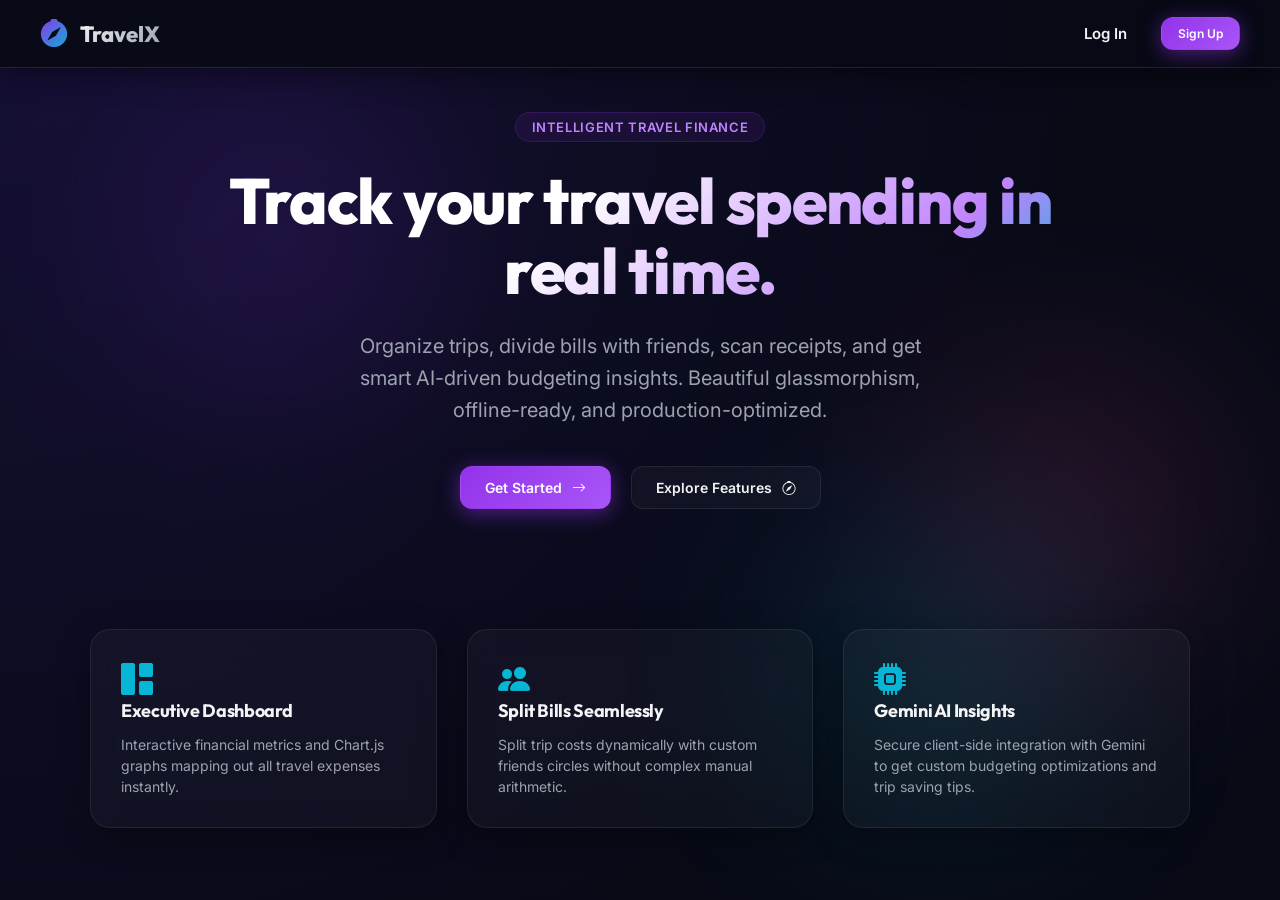
<file: index.html>
<!DOCTYPE html>
<html lang="en" data-theme="dark">
<head>
    <meta charset="UTF-8">
    <meta name="viewport" content="width=device-width, initial-scale=1.0">
    <title>TravelX - Modern Travel Expense Tracker</title>
    <meta name="description" content="TravelX - Track your travel spending in real time. Organize trips, split bills, and get AI-driven budgeting insights.">
    <link rel="stylesheet" href="style.css?v=1.0.3">
    <link rel="stylesheet" href="https://cdn.jsdelivr.net/npm/bootstrap-icons@1.11.3/font/bootstrap-icons.min.css">
    <script src="theme.js"></script>
    <style>
        #landing-header {
            position: fixed;
            top: 0;
            left: 0;
            width: 100%;
            z-index: 9999;
            padding: 16px 40px;
            display: flex;
            justify-content: space-between;
            align-items: center;
            box-sizing: border-box;
            background: rgba(8, 10, 22, 0.92);
            backdrop-filter: blur(20px);
            -webkit-backdrop-filter: blur(20px);
            border-bottom: 1px solid rgba(255, 255, 255, 0.1);
            box-shadow: 0 4px 30px rgba(0, 0, 0, 0.5);
        }
        #landing-header .logo-link {
            display: flex;
            align-items: center;
            gap: 12px;
            text-decoration: none;
        }
        #landing-header .nav-login {
            font-size: 15px;
            font-weight: 600;
            color: #f3f4f6;
            text-decoration: none;
            padding: 8px 18px;
            border-radius: 8px;
            transition: background 0.2s;
        }
        #landing-header .nav-login:hover {
            background: rgba(255,255,255,0.08);
        }
        .hero-section {
            display: flex;
            flex-direction: column;
            align-items: center;
            justify-content: center;
            text-align: center;
            min-height: 100vh;
            padding: 100px 20px 60px;
            position: relative;
        }
    </style>
</head>
<body>
    <!-- Landing Header -->
    <header id="landing-header">
        <a href="index.html" class="logo-link">
            <i class="logo-icon bi bi-compass-fill"></i>
            <span class="logo-text">TravelX</span>
        </a>
        <nav style="display: flex; gap: 16px; align-items: center;">
            <a href="login.html" class="nav-login">Log In</a>
            <a href="register.html" class="btn btn-primary btn-sm">Sign Up</a>
        </nav>
    </header>

    <!-- Decorative Background Orbs -->
    <div class="orb orb-primary"></div>
    <div class="orb orb-secondary"></div>
    <div class="orb orb-accent"></div>

    <!-- Main Container -->
    <main class="hero-section">
        <div class="hero-tag">Intelligent Travel Finance</div>
        <h1 class="hero-title">Track your travel spending in real time.</h1>
        <p class="hero-desc">
            Organize trips, divide bills with friends, scan receipts, and get smart AI-driven budgeting insights. Beautiful glassmorphism, offline-ready, and production-optimized.
        </p>
        <div class="hero-buttons">
            <button class="btn btn-primary" id="cta-start">
                Get Started <i class="bi bi-arrow-right"></i>
            </button>
            <button class="btn btn-secondary" id="cta-features">
                Explore Features <i class="bi bi-compass"></i>
            </button>
        </div>

        <!-- Features Showcase Grid -->
        <div class="features-preview" id="features-section">
            <div class="feature-box glass">
                <i class="feature-icon bi bi-grid-1x2-fill"></i>
                <h3 class="feature-title">Executive Dashboard</h3>
                <p class="feature-desc">Interactive financial metrics and Chart.js graphs mapping out all travel expenses instantly.</p>
            </div>
            <div class="feature-box glass">
                <i class="feature-icon bi bi-people-fill"></i>
                <h3 class="feature-title">Split Bills Seamlessly</h3>
                <p class="feature-desc">Split trip costs dynamically with custom friends circles without complex manual arithmetic.</p>
            </div>
            <div class="feature-box glass">
                <i class="feature-icon bi bi-cpu-fill"></i>
                <h3 class="feature-title">Gemini AI Insights</h3>
                <p class="feature-desc">Secure client-side integration with Gemini to get custom budgeting optimizations and trip saving tips.</p>
            </div>
        </div>
    </main>

    <script>
        document.getElementById("cta-start").addEventListener("click", () => {
            const user = localStorage.getItem("travel_tracker_user");
            if (user) {
                window.location.href = "dashboard.html";
            } else {
                window.location.href = "login.html";
            }
        });

        document.getElementById("cta-features").addEventListener("click", () => {
            document.getElementById("features-section").scrollIntoView({ behavior: "smooth" });
        });
    </script>
</body>
</html>
</file>
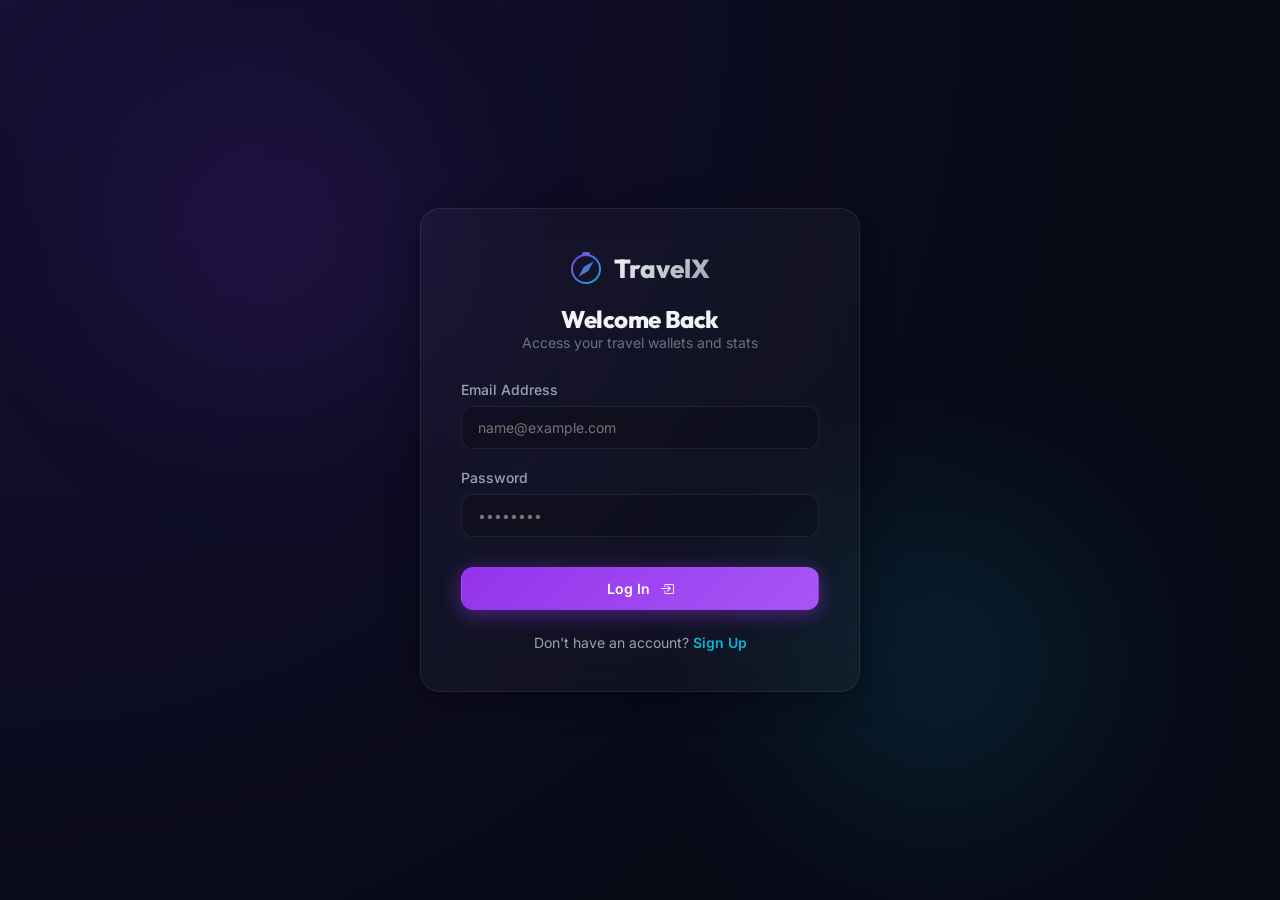
<file: expenses.html>
<!DOCTYPE html>
<html lang="en" data-theme="dark">
<head>
    <meta charset="UTF-8">
    <meta name="viewport" content="width=device-width, initial-scale=1.0">
    <title>TravelX - Expenses & Splits</title>
    <link rel="stylesheet" href="style.css?v=1.0.1">
    <link rel="stylesheet" href="https://cdn.jsdelivr.net/npm/bootstrap-icons@1.11.3/font/bootstrap-icons.min.css">
    <script src="theme.js"></script>
    <style>
        /* CSS Scan Animation for Receipt Scanner */
        .scanner-container {
            position: relative;
            width: 100%;
            height: 180px;
            border: 2px dashed var(--glass-border);
            border-radius: var(--radius-lg);
            display: flex;
            flex-direction: column;
            align-items: center;
            justify-content: center;
            cursor: pointer;
            overflow: hidden;
            transition: all var(--transition-normal);
        }

        .scanner-container:hover {
            border-color: var(--secondary);
            background: rgba(6, 182, 212, 0.02);
        }

        .scan-laser {
            position: absolute;
            top: 0;
            left: 0;
            width: 100%;
            height: 4px;
            background: linear-gradient(90deg, transparent, var(--secondary), transparent);
            box-shadow: 0 0 12px var(--secondary-glow);
            z-index: 10;
            pointer-events: none;
            opacity: 0;
        }

        .scanner-container.scanning .scan-laser {
            opacity: 1;
            animation: laserSweep 2s ease-in-out infinite;
        }

        @keyframes laserSweep {
            0% { top: 0%; }
            50% { top: 100%; }
            100% { top: 0%; }
        }

        .scan-overlay {
            position: absolute;
            top: 0;
            left: 0;
            width: 100%;
            height: 100%;
            background: rgba(6, 182, 212, 0.05);
            opacity: 0;
            pointer-events: none;
            transition: opacity 0.3s;
        }

        .scanner-container.scanning .scan-overlay {
            opacity: 1;
            animation: pulseGlow 1s infinite alternate;
        }

        @keyframes pulseGlow {
            0% { opacity: 0.02; }
            100% { opacity: 0.15; }
        }
    </style>
</head>
<body>
    <div class="orb orb-primary"></div>
    <div class="orb orb-secondary"></div>

    <div class="app-container">
        <!-- Sidebar dynamically injected -->

        <main class="main-content">
            <!-- Header Banner -->
            <div class="page-header">
                <div>
                    <h1 class="page-title">Expenses Ledger</h1>
                    <p style="color: var(--text-secondary); margin-top: 5px;">Manage costs, split bills, and scan receipts.</p>
                </div>
            </div>

            <!-- Double-column layout: Left (Ledger + Form), Right (AI Receipt Scan + Split Bills) -->
            <div class="analytics-grid">
                
                <!-- LEFT COLUMN: Ledger List and Add Form -->
                <div style="display: flex; flex-direction: column; gap: 24px;">
                    <!-- Create Expense Card -->
                    <div class="glass glass-card">
                        <h3 class="list-title" style="margin-bottom: 20px;"><i class="bi bi-tag-fill"></i> Log Expense</h3>
                        <form id="expense-form">
                            <div class="form-group">
                                <label class="form-label" for="expense-trip">Select Trip</label>
                                <select class="form-control" id="expense-trip" required>
                                    <!-- Injected dynamically -->
                                </select>
                            </div>
                            <div class="form-group">
                                <label class="form-label" for="expense-title">Expense Title</label>
                                <input class="form-control" type="text" id="expense-title" required placeholder="e.g. Bistro Parisien Lunch">
                            </div>
                            <div class="form-row" style="display: flex; gap: 15px; margin-bottom: 20px;">
                                <div class="form-group" style="flex: 1; margin-bottom: 0;">
                                    <label class="form-label" for="expense-amount">Amount ($)</label>
                                    <input class="form-control" type="number" min="0.01" step="any" id="expense-amount" required placeholder="e.g. 124.50">
                                </div>
                                <div class="form-group" style="flex: 1; margin-bottom: 0;">
                                    <label class="form-label" for="expense-category">Category</label>
                                    <select class="form-control" id="expense-category" required>
                                        <option value="food">Food</option>
                                        <option value="transport">Transport</option>
                                        <option value="lodging">Lodging</option>
                                        <option value="activities">Activities</option>
                                        <option value="other">Other</option>
                                    </select>
                                </div>
                            </div>
                            <div class="form-row" style="display: flex; gap: 15px; margin-bottom: 20px;">
                                <div class="form-group" style="flex: 1; margin-bottom: 0;">
                                    <label class="form-label" for="expense-date">Date</label>
                                    <input class="form-control" type="date" id="expense-date" required>
                                </div>
                                <div class="form-group" style="flex: 1; margin-bottom: 0;">
                                    <label class="form-label" for="expense-method">Payment Method</label>
                                    <select class="form-control" id="expense-method">
                                        <option value="Credit Card">Credit Card</option>
                                        <option value="Cash">Cash</option>
                                        <option value="Mobile Pay">Mobile Pay</option>
                                    </select>
                                </div>
                            </div>
                            <button class="btn btn-primary" type="submit" style="width: 100%; justify-content: center; margin-top: 10px;">
                                <i class="bi bi-check-lg"></i> Record Transaction
                            </button>
                        </form>
                    </div>

                    <!-- Ledger Table -->
                    <div class="glass glass-card">
                        <div class="list-header" style="flex-wrap: wrap; gap: 10px;">
                            <h3 class="list-title"><i class="bi bi-journal-text"></i> Transactions Ledger</h3>
                            <!-- Category Filter buttons -->
                            <div style="display: flex; gap: 8px;">
                                <select class="form-control" id="filter-trip-select" style="padding: 6px 12px; font-size: 13px; width: auto;">
                                    <option value="all">All Trips</option>
                                    <!-- Injected dynamically -->
                                </select>
                                <select class="form-control" id="filter-category-select" style="padding: 6px 12px; font-size: 13px; width: auto;">
                                    <option value="all">All Categories</option>
                                    <option value="food">Food</option>
                                    <option value="transport">Transport</option>
                                    <option value="lodging">Lodging</option>
                                    <option value="activities">Activities</option>
                                    <option value="other">Other</option>
                                </select>
                            </div>
                        </div>
                        <div class="table-responsive">
                            <table class="custom-table">
                                <thead>
                                    <tr>
                                        <th>Details</th>
                                        <th>Trip</th>
                                        <th>Category</th>
                                        <th>Date</th>
                                        <th>Amount</th>
                                        <th>Action</th>
                                    </tr>
                                </thead>
                                <tbody id="expenses-ledger-body">
                                    <!-- Dynamic elements -->
                                </tbody>
                            </table>
                        </div>
                    </div>
                </div>

                <!-- RIGHT COLUMN: Receipt Scan & Split Expenses -->
                <div style="display: flex; flex-direction: column; gap: 24px;">
                    
                    <!-- AI Receipt Scanner -->
                    <div class="glass glass-card">
                        <h3 class="list-title" style="margin-bottom: 8px;"><i class="bi bi-camera-fill"></i> Smart Receipt Scanner</h3>
                        <p style="color: var(--text-secondary); font-size: 13px; margin-bottom: 20px;">Upload a receipt photo to automatically extract and pre-fill details.</p>
                        
                        <div class="scanner-container" id="receipt-scanner-box">
                            <div class="scan-laser"></div>
                            <div class="scan-overlay"></div>
                            <i class="bi bi-cloud-upload-fill" id="scanner-icon" style="font-size: 36px; color: var(--secondary); margin-bottom: 12px; transition: all 0.3s;"></i>
                            <span id="scanner-text" style="font-weight: 500; font-size: 14px;">Drag & Drop or Click to Upload</span>
                            <span id="scanner-subtext" style="font-size: 12px; color: var(--text-muted); margin-top: 4px;">Supports PNG, JPG, PDF</span>
                            <input type="file" id="scanner-file-input" style="display: none;" accept="image/*">
                        </div>
                    </div>

                    <!-- Split Expenses Calculator -->
                    <div class="glass glass-card">
                        <h3 class="list-title" style="margin-bottom: 8px;"><i class="bi bi-people-fill"></i> Friend Split Calculator</h3>
                        <p style="color: var(--text-secondary); font-size: 13px; margin-bottom: 20px;">Easily split travel bills with your friends circle.</p>
                        
                        <div class="form-group">
                            <label class="form-label">Add Friend to Circle</label>
                            <div style="display: flex; gap: 10px;">
                                <input class="form-control" type="text" id="split-friend-name" placeholder="e.g. Alex Smith">
                                <button class="btn btn-secondary" type="button" id="add-friend-btn"><i class="bi bi-person-plus"></i></button>
                            </div>
                        </div>

                        <!-- Added Friends Scrollbox -->
                        <div class="form-group">
                            <label class="form-label">Friends List</label>
                            <div class="friends-list" id="split-friends-container">
                                <!-- Injected dynamically -->
                                <div style="color: var(--text-muted); font-size: 13px; padding: 10px; text-align: center;">No friends added yet.</div>
                            </div>
                        </div>

                        <div class="form-group">
                            <label class="form-label" for="split-total-amount">Total Bill to Split ($)</label>
                            <input class="form-control" type="number" min="0.01" step="any" id="split-total-amount" placeholder="e.g. 240.00">
                        </div>

                        <!-- Split results indicator -->
                        <div class="glass" style="padding: 16px; background: rgba(0,0,0,0.2); border-color: rgba(255,255,255,0.03); border-radius: var(--radius-md);">
                            <div class="flex-between" style="font-weight: 700; margin-bottom: 12px;">
                                <span>Split Summary</span>
                                <span style="color: var(--secondary);" id="split-summary-value">$0.00 / person</span>
                            </div>
                            <div id="split-shares-breakdown">
                                <!-- Injected shares dynamically -->
                            </div>
                        </div>
                    </div>

                </div>

            </div>
        </main>
    </div>

    <!-- Scripts -->
    <script src="db.js?v=1.0.2"></script>
    <script src="components.js?v=1.0.2"></script>
    <script src="expenses.js?v=1.0.2"></script>
</body>
</html>
</file>
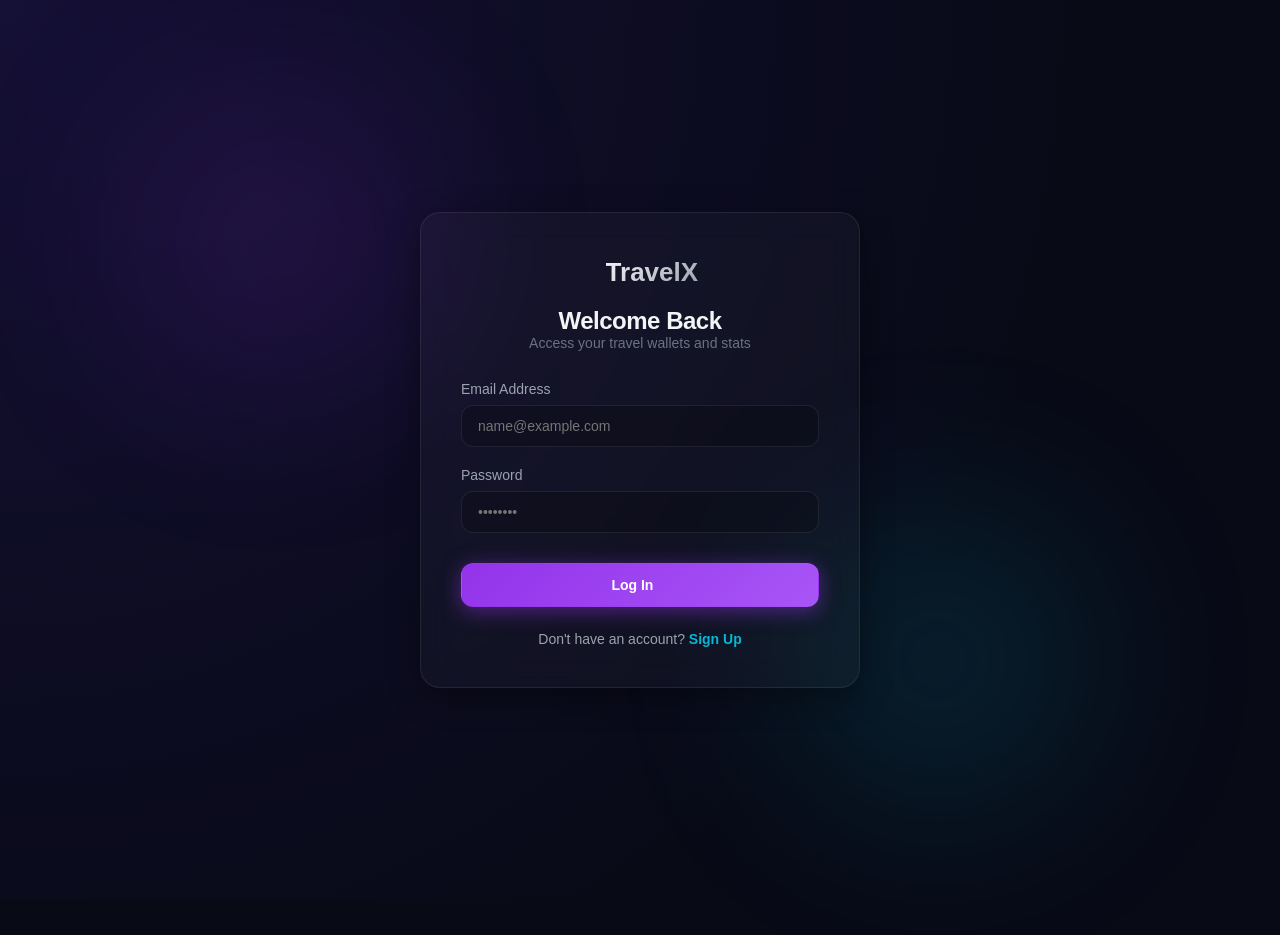
<file: insights.html>
<!DOCTYPE html>
<html lang="en" data-theme="dark">
<head>
    <meta charset="UTF-8">
    <meta name="viewport" content="width=device-width, initial-scale=1.0">
    <title>TravelX - AI Insights</title>
    <link rel="stylesheet" href="style.css?v=1.0.1">
    <link rel="stylesheet" href="https://cdn.jsdelivr.net/npm/bootstrap-icons@1.11.3/font/bootstrap-icons.min.css">
    <script src="theme.js"></script>
</head>
<body>
    <div class="orb orb-primary"></div>
    <div class="orb orb-secondary"></div>

    <div class="app-container">
        <!-- Sidebar dynamically injected -->

        <main class="main-content">
            <!-- Header Banner -->
            <div class="page-header">
                <div>
                    <h1 class="page-title">AI Insights</h1>
                    <p style="color: var(--text-secondary); margin-top: 5px;">Your personal AI travel budgeting assistant.</p>
                </div>
            </div>

            <!-- Double-column layout: Left (Settings & Prompts), Right (Chat Box) -->
            <div class="insights-container">
                
                <!-- LEFT COLUMN: API Settings & Prompts -->
                <div class="ai-controls">
                    <!-- Secure Key Settings -->
                    <div class="glass glass-card">
                        <h3 class="list-title" style="font-size: 16px; margin-bottom: 12px;"><i class="bi bi-shield-lock-fill"></i> Credentials</h3>
                        <div class="form-group" style="margin-bottom: 15px;">
                            <label class="form-label" for="gemini-key-input">Gemini API Key</label>
                            <div style="display: flex; gap: 8px; position: relative;">
                                <input class="form-control" type="password" id="gemini-key-input" placeholder="AI key (stored locally)">
                                <button class="btn btn-secondary" type="button" id="toggle-key-visibility" style="padding: 10px;"><i class="bi bi-eye"></i></button>
                            </div>
                        </div>
                        <div style="display: flex; align-items: center; justify-content: space-between; gap: 10px;">
                            <span id="api-status-badge" style="font-size: 12px; display: inline-flex; align-items: center; gap: 6px; font-weight: 600;">
                                <span style="display: inline-block; width: 8px; height: 8px; border-radius: 50%; background: var(--danger);"></span> Offline Mode
                            </span>
                            <button class="btn btn-primary btn-sm" id="save-key-btn">Save Key</button>
                        </div>
                    </div>

                    <!-- Recommended Quick Prompts -->
                    <div class="glass glass-card" style="flex: 1;">
                        <h3 class="list-title" style="font-size: 16px; margin-bottom: 15px;"><i class="bi bi-patch-question-fill"></i> Suggested Inquiries</h3>
                        <div style="display: flex; flex-direction: column; gap: 10px;">
                            <button class="btn btn-secondary btn-sm quick-prompt-btn" style="text-align: left; justify-content: flex-start;">
                                <i class="bi bi-graph-down"></i> Analyze my current budget
                            </button>
                            <button class="btn btn-secondary btn-sm quick-prompt-btn" style="text-align: left; justify-content: flex-start;">
                                <i class="bi bi-piggy-bank"></i> How can I optimize lodging costs?
                            </button>
                            <button class="btn btn-secondary btn-sm quick-prompt-btn" style="text-align: left; justify-content: flex-start;">
                                <i class="bi bi-exclamation-triangle"></i> Generate travel saving checklist
                            </button>
                        </div>
                    </div>
                </div>

                <!-- RIGHT COLUMN: Chat Box -->
                <div class="glass chat-box">
                    <div class="chat-header">
                        <div class="ai-avatar">
                            <i class="bi bi-cpu-fill"></i>
                        </div>
                        <div>
                            <h3 style="font-size: 16px; font-weight: 700;">Gemini Assistant</h3>
                            <span style="font-size: 11px; color: var(--text-muted);" id="ai-typing-status">Ready to advise</span>
                        </div>
                    </div>

                    <!-- Messages Box -->
                    <div class="chat-messages" id="chat-messages-container">
                        <!-- Initial Message -->
                        <div class="message message-ai">
                            Hello! I am your intelligent Travel Finance Assistant. I can analyze your trips and transactions, suggest budgeting allocations, and offer custom savings advice.<br><br>
                            <em>Note: I am currently running in <strong>Offline Fallback Mode</strong> using your local travel ledger details. To enable full generative AI reasoning, input your Google Gemini API Key in the panel on the left!</em>
                        </div>
                    </div>

                    <!-- Input Area -->
                    <div class="chat-input-area">
                        <input class="chat-input" type="text" id="chat-input-field" placeholder="Ask me about your budgets or tips...">
                        <button class="btn btn-primary" id="chat-send-btn" style="padding: 12px 20px;">
                            <i class="bi bi-send-fill"></i>
                        </button>
                    </div>
                </div>

            </div>
        </main>
    </div>

    <!-- Scripts -->
    <script src="db.js?v=1.0.2"></script>
    <script src="components.js?v=1.0.2"></script>
    <script src="insights.js?v=1.0.2"></script>
</body>
</html>
</file>
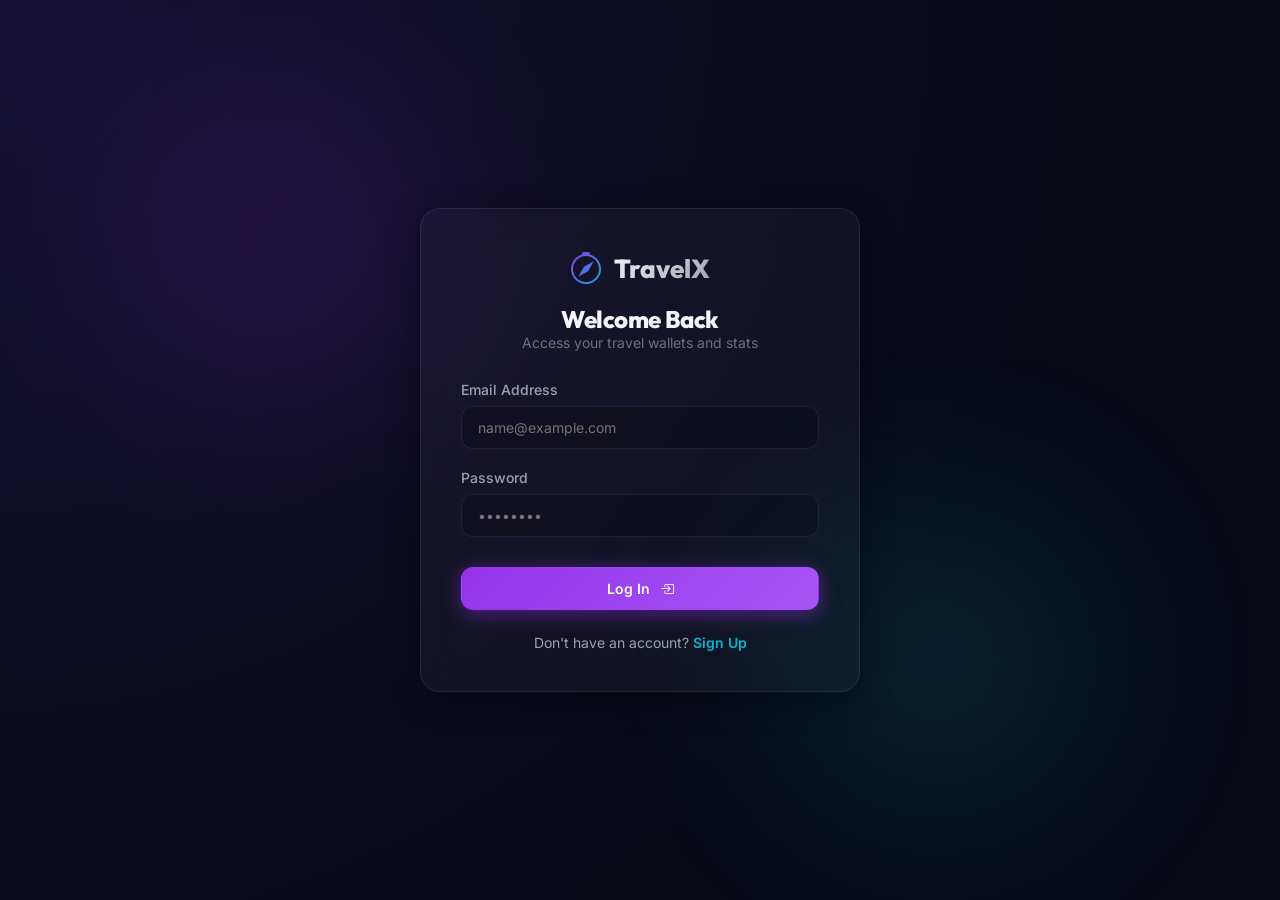
<file: login.html>
<!DOCTYPE html>
<html lang="en" data-theme="dark">
<head>
    <meta charset="UTF-8">
    <meta name="viewport" content="width=device-width, initial-scale=1.0">
    <title>TravelX - Log In</title>
    <link rel="stylesheet" href="style.css?v=1.0.1">
    <link rel="stylesheet" href="https://cdn.jsdelivr.net/npm/bootstrap-icons@1.11.3/font/bootstrap-icons.min.css">
    <script src="theme.js"></script>
</head>
<body>
    <!-- Background Decoration -->
    <div class="orb orb-primary"></div>
    <div class="orb orb-secondary"></div>

    <div class="auth-container">
        <div class="auth-box glass">
            <div class="auth-header">
                <div class="auth-logo">
                    <i class="logo-icon bi bi-compass" style="font-size: 32px;"></i>
                    <span class="logo-text" style="font-size: 26px;">TravelX</span>
                </div>
                <h2 class="auth-title">Welcome Back</h2>
                <p class="auth-subtitle">Access your travel wallets and stats</p>
            </div>

            <form id="login-form">
                <div class="form-group">
                    <label class="form-label" for="email">Email Address</label>
                    <input class="form-control" type="email" id="email" required placeholder="name@example.com">
                </div>
                <div class="form-group">
                    <label class="form-label" for="password">Password</label>
                    <input class="form-control" type="password" id="password" required placeholder="••••••••">
                </div>
                <button class="btn btn-primary" type="submit" style="width: 100%; justify-content: center; margin-top: 10px;">
                    Log In <i class="bi bi-box-arrow-in-right"></i>
                </button>
            </form>

            <div class="auth-footer">
                Don't have an account? <a class="auth-link" href="register.html">Sign Up</a>
            </div>
        </div>
    </div>

    <!-- Scripts -->
    <script src="components.js?v=1.0.2"></script>
    <script src="auth.js?v=1.0.2"></script>
    <script>
        document.getElementById("login-form").addEventListener("submit", (e) => {
            e.preventDefault();
            const email = document.getElementById("email").value;
            const password = document.getElementById("password").value;

            const res = loginUser(email, password);
            if (res.success) {
                showToast(res.message, "success");
                setTimeout(() => {
                    window.location.href = "dashboard.html";
                }, 1000);
            } else {
                showToast(res.message, "error");
            }
        });
    </script>
</body>
</html>
</file>
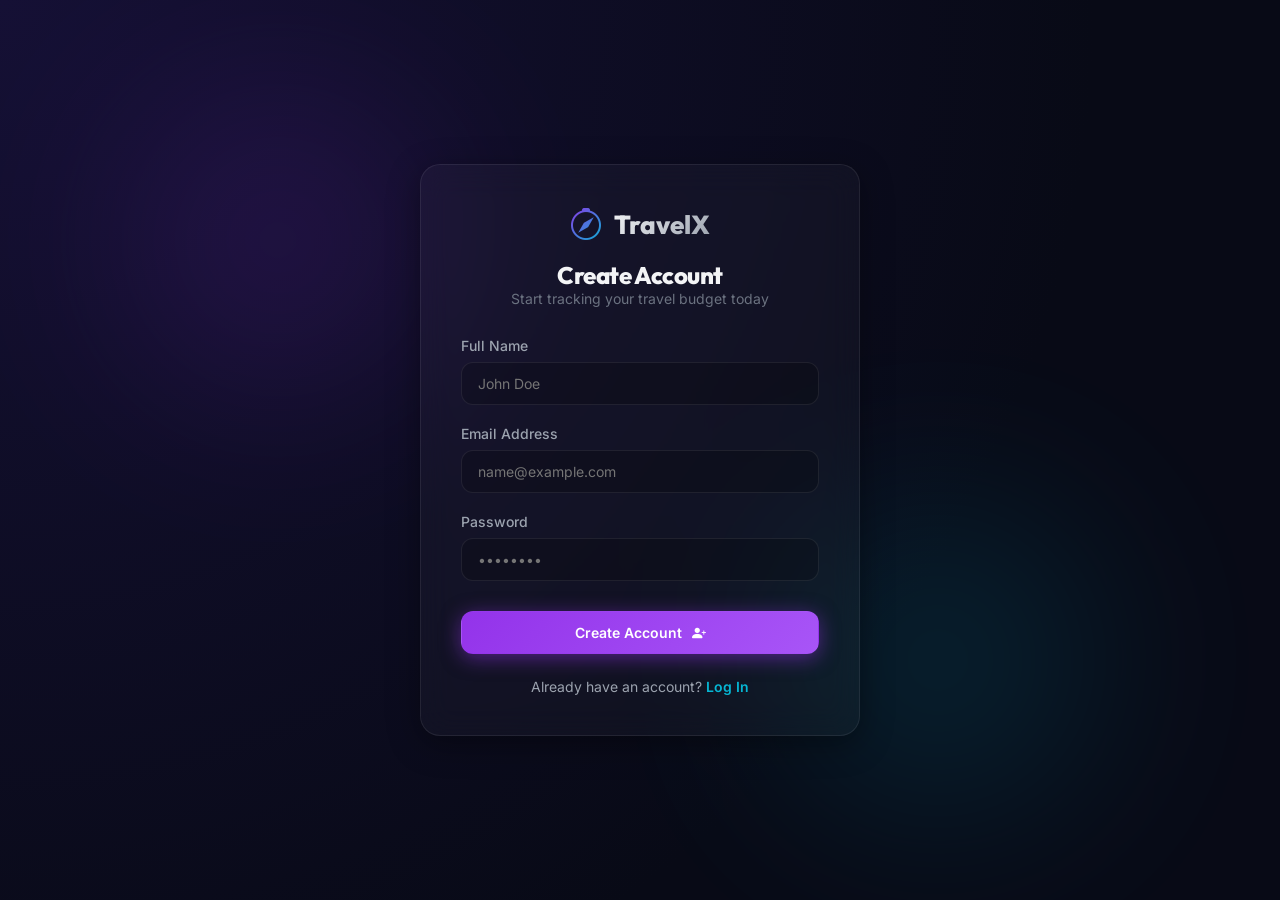
<file: register.html>
<!DOCTYPE html>
<html lang="en" data-theme="dark">
<head>
    <meta charset="UTF-8">
    <meta name="viewport" content="width=device-width, initial-scale=1.0">
    <title>TravelX - Sign Up</title>
    <link rel="stylesheet" href="style.css?v=1.0.1">
    <link rel="stylesheet" href="https://cdn.jsdelivr.net/npm/bootstrap-icons@1.11.3/font/bootstrap-icons.min.css">
    <script src="theme.js"></script>
</head>
<body>
    <!-- Background Decoration -->
    <div class="orb orb-primary"></div>
    <div class="orb orb-secondary"></div>

    <div class="auth-container">
        <div class="auth-box glass">
            <div class="auth-header">
                <div class="auth-logo">
                    <i class="logo-icon bi bi-compass" style="font-size: 32px;"></i>
                    <span class="logo-text" style="font-size: 26px;">TravelX</span>
                </div>
                <h2 class="auth-title">Create Account</h2>
                <p class="auth-subtitle">Start tracking your travel budget today</p>
            </div>

            <form id="register-form">
                <div class="form-group">
                    <label class="form-label" for="username">Full Name</label>
                    <input class="form-control" type="text" id="username" required placeholder="John Doe">
                </div>
                <div class="form-group">
                    <label class="form-label" for="email">Email Address</label>
                    <input class="form-control" type="email" id="email" required placeholder="name@example.com">
                </div>
                <div class="form-group">
                    <label class="form-label" for="password">Password</label>
                    <input class="form-control" type="password" id="password" required placeholder="••••••••">
                </div>
                <button class="btn btn-primary" type="submit" style="width: 100%; justify-content: center; margin-top: 10px;">
                    Create Account <i class="bi bi-person-plus-fill"></i>
                </button>
            </form>

            <div class="auth-footer">
                Already have an account? <a class="auth-link" href="login.html">Log In</a>
            </div>
        </div>
    </div>

    <!-- Scripts -->
    <script src="components.js?v=1.0.2"></script>
    <script src="auth.js?v=1.0.2"></script>
    <script>
        document.getElementById("register-form").addEventListener("submit", (e) => {
            e.preventDefault();
            const username = document.getElementById("username").value;
            const email = document.getElementById("email").value;
            const password = document.getElementById("password").value;

            const res = registerUser(username, email, password);
            if (res.success) {
                showToast(res.message, "success");
                setTimeout(() => {
                    window.location.href = "dashboard.html";
                }, 1000);
            } else {
                showToast(res.message, "error");
            }
        });
    </script>
</body>
</html>
</file>
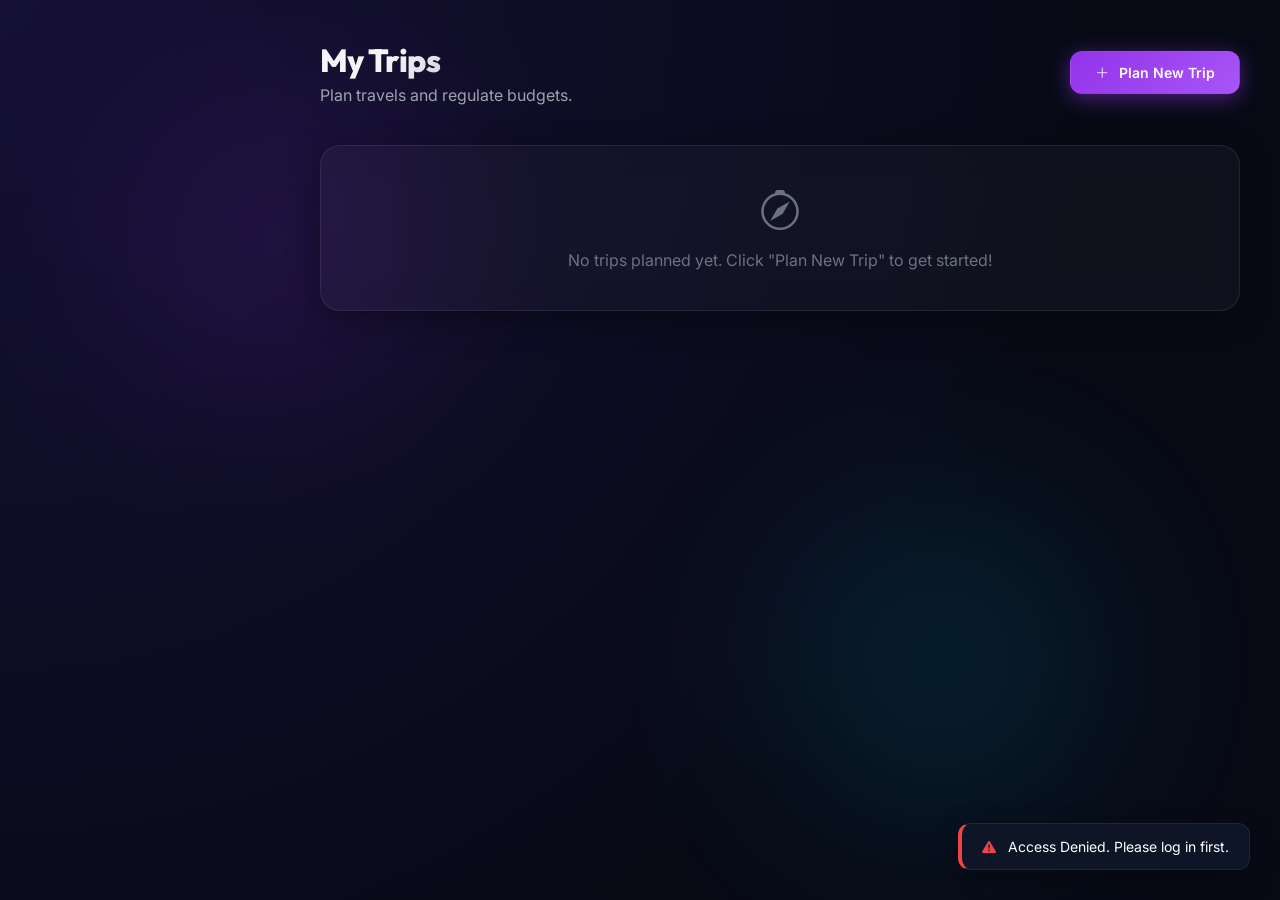
<file: trips.html>
<!DOCTYPE html>
<html lang="en" data-theme="dark">
<head>
    <meta charset="UTF-8">
    <meta name="viewport" content="width=device-width, initial-scale=1.0">
    <title>TravelX - My Trips</title>
    <link rel="stylesheet" href="style.css?v=1.0.1">
    <link rel="stylesheet" href="https://cdn.jsdelivr.net/npm/bootstrap-icons@1.11.3/font/bootstrap-icons.min.css">
    <script src="theme.js"></script>
</head>
<body>
    <div class="orb orb-primary"></div>
    <div class="orb orb-secondary"></div>

    <div class="app-container">
        <!-- Sidebar dynamically injected -->

        <main class="main-content">
            <!-- Header Banner -->
            <div class="page-header">
                <div>
                    <h1 class="page-title">My Trips</h1>
                    <p style="color: var(--text-secondary); margin-top: 5px;">Plan travels and regulate budgets.</p>
                </div>
                <div class="page-actions">
                    <button class="btn btn-primary" id="open-trip-modal-btn">
                        <i class="bi bi-plus-lg"></i> Plan New Trip
                    </button>
                </div>
            </div>

            <!-- Trips Grid -->
            <div class="trips-grid" id="trips-container">
                <!-- Dynamically injected -->
                <div class="glass glass-card text-center" style="grid-column: 1 / -1; padding: 40px; color: var(--text-muted);">
                    <i class="bi bi-compass" style="font-size: 40px; color: var(--text-muted); display: block; margin-bottom: 15px;"></i>
                    No trips planned yet. Click "Plan New Trip" to get started!
                </div>
            </div>
        </main>
    </div>

    <!-- --- CREATE TRIP MODAL --- -->
    <div class="modal-overlay" id="trip-modal">
        <div class="modal-content glass">
            <div class="modal-header">
                <h3 id="modal-title">Plan New Trip</h3>
                <i class="bi bi-x modal-close" id="close-trip-modal-btn"></i>
            </div>
            <form id="trip-form">
                <input type="hidden" id="edit-trip-id">
                <div class="form-group">
                    <label class="form-label" for="destination">Destination</label>
                    <input class="form-control" type="text" id="destination" required placeholder="e.g. Paris, France">
                </div>
                <div class="form-row" style="display: flex; gap: 15px; margin-bottom: 20px;">
                    <div class="form-group" style="flex: 1; margin-bottom: 0;">
                        <label class="form-label" for="startDate">Start Date</label>
                        <input class="form-control" type="date" id="startDate">
                    </div>
                    <div class="form-group" style="flex: 1; margin-bottom: 0;">
                        <label class="form-label" for="endDate">End Date</label>
                        <input class="form-control" type="date" id="endDate">
                    </div>
                </div>
                <div class="form-group">
                    <label class="form-label" for="budget">Total Budget ($)</label>
                    <input class="form-control" type="number" min="1" step="any" id="budget" required placeholder="e.g. 3500">
                </div>
                <div class="form-group">
                    <label class="form-label" for="image">Cover Image URL (Optional)</label>
                    <input class="form-control" type="url" id="image" placeholder="https://images.unsplash.com/photo...">
                </div>
                <div style="display: flex; justify-content: flex-end; gap: 10px; margin-top: 25px;">
                    <button class="btn btn-secondary" type="button" id="cancel-trip-btn">Cancel</button>
                    <button class="btn btn-primary" type="submit" id="save-trip-btn">Save Trip</button>
                </div>
            </form>
        </div>
    </div>

    <!-- Scripts -->
    <script src="db.js?v=1.0.2"></script>
    <script src="components.js?v=1.0.2"></script>
    <script src="trips.js?v=1.0.2"></script>
</body>
</html>
</file>
<file: style.css>
@import url('https://fonts.googleapis.com/css2?family=Inter:wght@300;400;500;600;700&family=Outfit:wght@300;400;500;600;700;800&display=swap');

/* --- DESIGN TOKENS / CSS VARIABLES --- */
:root {
    /* Fonts */
    --font-primary: 'Inter', sans-serif;
    --font-display: 'Outfit', sans-serif;

    /* Transition Speeds */
    --transition-fast: 0.2s cubic-bezier(0.4, 0, 0.2, 1);
    --transition-normal: 0.3s cubic-bezier(0.4, 0, 0.2, 1);
    --transition-slow: 0.5s cubic-bezier(0.4, 0, 0.2, 1);

    /* Border Radius */
    --radius-sm: 8px;
    --radius-md: 12px;
    --radius-lg: 20px;
    --radius-xl: 30px;
    --radius-round: 50%;

    /* Theme-specific (Dark Mode Default) */
    --bg-app: #080a16;
    --bg-gradient: radial-gradient(circle at 0% 0%, #151035 0%, #080a16 70%);
    --glass-bg: rgba(255, 255, 255, 0.03);
    --glass-bg-hover: rgba(255, 255, 255, 0.06);
    --glass-border: rgba(255, 255, 255, 0.08);
    --glass-border-focus: rgba(147, 51, 234, 0.4);
    --glass-shadow: 0 8px 32px 0 rgba(0, 0, 0, 0.37);
    --text-primary: #f3f4f6;
    --text-secondary: #9ca3af;
    --text-muted: #6b7280;
    
    /* Neon Colors */
    --primary: #9333ea;       /* Cyber Purple */
    --primary-glow: rgba(147, 51, 234, 0.5);
    --secondary: #06b6d4;     /* Cyber Cyan */
    --secondary-glow: rgba(6, 182, 212, 0.5);
    --accent: #ec4899;        /* Neon Pink */
    --accent-glow: rgba(236, 72, 153, 0.5);
    --success: #10b981;       /* Emerald */
    --warning: #f59e0b;       /* Amber */
    --danger: #ef4444;        /* Rose */

    /* Scrollbar */
    --scrollbar-bg: #0c0e1e;
    --scrollbar-thumb: #2d314d;
}

[data-theme="light"] {
    /* Theme-specific (Light Mode) */
    --bg-app: #f5f6fb;
    --bg-gradient: radial-gradient(circle at 0% 0%, #e0e4f8 0%, #f5f6fb 70%);
    --glass-bg: rgba(255, 255, 255, 0.45);
    --glass-bg-hover: rgba(255, 255, 255, 0.65);
    --glass-border: rgba(255, 255, 255, 0.5);
    --glass-border-focus: rgba(147, 51, 234, 0.6);
    --glass-shadow: 0 8px 32px 0 rgba(31, 38, 135, 0.07);
    --text-primary: #1f2937;
    --text-secondary: #4b5563;
    --text-muted: #9ca3af;
    
    /* Neon Adjustments for high contrast in light mode */
    --primary: #7e22ce;
    --primary-glow: rgba(126, 34, 206, 0.3);
    --secondary: #0891b2;
    --secondary-glow: rgba(8, 145, 178, 0.3);
    --accent: #db2777;
    --accent-glow: rgba(219, 39, 119, 0.3);
    
    /* Scrollbar */
    --scrollbar-bg: #f3f4f6;
    --scrollbar-thumb: #cbd5e1;
}

/* --- RESET & BASIC STYLES --- */
* {
    margin: 0;
    padding: 0;
    box-sizing: border-box;
    scrollbar-width: thin;
    scrollbar-color: var(--scrollbar-thumb) var(--scrollbar-bg);
}

*::-webkit-scrollbar {
    width: 6px;
    height: 6px;
}
*::-webkit-scrollbar-track {
    background: var(--scrollbar-bg);
}
*::-webkit-scrollbar-thumb {
    background: var(--scrollbar-thumb);
    border-radius: var(--radius-sm);
}

body {
    font-family: var(--font-primary);
    background: var(--bg-app);
    background-image: var(--bg-gradient);
    color: var(--text-primary);
    min-height: 100vh;
    overflow-x: hidden;
    transition: background var(--transition-slow), color var(--transition-normal);
}

h1, h2, h3, h4, h5, h6 {
    font-family: var(--font-display);
    font-weight: 700;
    letter-spacing: -0.02em;
}

a {
    color: inherit;
    text-decoration: none;
}

button, input, select, textarea {
    font-family: inherit;
    color: inherit;
    outline: none;
}

/* --- GLASSMORPHISM SYSTEM --- */
.glass {
    background: var(--glass-bg);
    backdrop-filter: blur(16px);
    -webkit-backdrop-filter: blur(16px);
    border: 1px solid var(--glass-border);
    border-radius: var(--radius-lg);
    box-shadow: var(--glass-shadow);
    transition: background var(--transition-normal), border var(--transition-normal), transform var(--transition-normal), box-shadow var(--transition-normal);
}

.glass-card {
    padding: 24px;
    margin-bottom: 20px;
}

.glass-card:hover {
    background: var(--glass-bg-hover);
    transform: translateY(-2px);
    box-shadow: 0 12px 40px 0 rgba(0, 0, 0, 0.4);
}

[data-theme="light"] .glass-card:hover {
    box-shadow: 0 12px 40px 0 rgba(31, 38, 135, 0.12);
}

/* --- BACKGROUND ORBS (DECORATIVE) --- */
.orb {
    position: absolute;
    width: 300px;
    height: 300px;
    border-radius: var(--radius-round);
    filter: blur(100px);
    z-index: -1;
    pointer-events: none;
    opacity: 0.15;
    animation: floatOrb 20s infinite alternate;
}

.orb-primary {
    background: var(--primary);
    top: 10%;
    left: 10%;
}

.orb-secondary {
    background: var(--secondary);
    bottom: 10%;
    right: 15%;
    animation-delay: 5s;
}

.orb-accent {
    background: var(--accent);
    top: 40%;
    right: 5%;
    animation-delay: 10s;
}

@keyframes floatOrb {
    0% { transform: translate(0, 0) scale(1); }
    100% { transform: translate(50px, 50px) scale(1.2); }
}

/* --- APP LAYOUT (SIDEBAR & MAIN) --- */
.app-container {
    display: flex;
    min-height: 100vh;
}

/* Sidebar Styling */
.sidebar {
    width: 280px;
    min-height: 100vh;
    padding: 30px 20px;
    display: flex;
    flex-direction: column;
    position: fixed;
    z-index: 100;
    border-radius: 0 var(--radius-xl) var(--radius-xl) 0;
    border-left: none;
    border-top: none;
    border-bottom: none;
    transition: transform var(--transition-normal);
}

.logo-container {
    display: flex;
    align-items: center;
    gap: 12px;
    padding: 0 10px;
    margin-bottom: 40px;
}

.logo-icon {
    font-size: 28px;
    background: linear-gradient(135deg, var(--primary), var(--secondary));
    -webkit-background-clip: text;
    -webkit-text-fill-color: transparent;
}

.logo-text {
    font-size: 22px;
    font-family: var(--font-display);
    font-weight: 800;
    background: linear-gradient(135deg, var(--text-primary), var(--text-secondary));
    -webkit-background-clip: text;
    -webkit-text-fill-color: transparent;
}

.nav-menu {
    list-style: none;
    display: flex;
    flex-direction: column;
    gap: 10px;
    margin-bottom: auto;
}

.nav-item a {
    display: flex;
    align-items: center;
    gap: 16px;
    padding: 14px 20px;
    border-radius: var(--radius-md);
    font-size: 15px;
    font-weight: 500;
    color: var(--text-secondary);
    transition: all var(--transition-fast);
}

.nav-item a:hover, .nav-item.active a {
    color: var(--text-primary);
    background: var(--glass-bg-hover);
    border: 1px solid var(--glass-border);
    transform: translateX(4px);
}

.nav-item.active a {
    background: linear-gradient(135deg, rgba(147, 51, 234, 0.15), rgba(6, 182, 212, 0.1));
    border-color: rgba(147, 51, 234, 0.3);
    box-shadow: 0 4px 20px 0 rgba(147, 51, 234, 0.15);
}

.nav-item.active a i {
    color: var(--secondary);
}

.sidebar-footer {
    display: flex;
    flex-direction: column;
    gap: 15px;
    padding-top: 20px;
    border-top: 1px solid var(--glass-border);
}

/* User Card in Sidebar */
.user-card {
    display: flex;
    align-items: center;
    gap: 12px;
    padding: 10px;
    border-radius: var(--radius-md);
    background: rgba(255, 255, 255, 0.02);
}

.user-avatar {
    width: 40px;
    height: 40px;
    border-radius: var(--radius-round);
    background: linear-gradient(135deg, var(--primary), var(--accent));
    display: flex;
    align-items: center;
    justify-content: center;
    font-weight: 700;
    color: white;
    font-size: 16px;
    box-shadow: 0 4px 10px rgba(0,0,0,0.2);
}

.user-info {
    display: flex;
    flex-direction: column;
    overflow: hidden;
}

.user-name {
    font-size: 14px;
    font-weight: 600;
    white-space: nowrap;
    text-overflow: ellipsis;
    overflow: hidden;
}

.user-role {
    font-size: 12px;
    color: var(--text-muted);
}

/* Main Dashboard Panel */
.main-content {
    flex: 1;
    margin-left: 280px;
    padding: 40px;
    min-height: 100vh;
    display: flex;
    flex-direction: column;
    gap: 30px;
    transition: margin-left var(--transition-normal);
}

/* Header Banner */
.page-header {
    display: flex;
    justify-content: space-between;
    align-items: center;
    margin-bottom: 10px;
}

.page-title {
    font-size: 32px;
    font-weight: 800;
    background: linear-gradient(135deg, var(--text-primary) 30%, var(--text-secondary));
    -webkit-background-clip: text;
    -webkit-text-fill-color: transparent;
}

.page-actions {
    display: flex;
    align-items: center;
    gap: 15px;
}

/* --- THEME TOGGLE & ICON BUTTONS --- */
.icon-btn {
    width: 44px;
    height: 44px;
    border-radius: var(--radius-md);
    background: var(--glass-bg);
    border: 1px solid var(--glass-border);
    cursor: pointer;
    display: flex;
    align-items: center;
    justify-content: center;
    font-size: 18px;
    color: var(--text-secondary);
    transition: all var(--transition-fast);
}

.icon-btn:hover {
    background: var(--glass-bg-hover);
    color: var(--text-primary);
    transform: translateY(-2px);
    box-shadow: 0 4px 15px rgba(0,0,0,0.1);
}

/* --- BUTTONS --- */
.btn {
    display: inline-flex;
    align-items: center;
    gap: 10px;
    padding: 12px 24px;
    font-size: 14px;
    font-weight: 600;
    border-radius: var(--radius-md);
    cursor: pointer;
    transition: all var(--transition-fast);
    border: 1px solid transparent;
}

.btn-primary {
    background: linear-gradient(135deg, var(--primary), #a855f7);
    color: white;
    box-shadow: 0 4px 20px 0 var(--primary-glow);
}

.btn-primary:hover {
    transform: translateY(-2px);
    box-shadow: 0 8px 25px 0 var(--primary-glow);
    background: linear-gradient(135deg, #a855f7, #c084fc);
}

.btn-secondary {
    background: var(--glass-bg);
    color: var(--text-primary);
    border: 1px solid var(--glass-border);
}

.btn-secondary:hover {
    background: var(--glass-bg-hover);
    transform: translateY(-2px);
}

.btn-accent {
    background: linear-gradient(135deg, var(--secondary), #06b6d4);
    color: white;
    box-shadow: 0 4px 20px 0 var(--secondary-glow);
}

.btn-accent:hover {
    transform: translateY(-2px);
    box-shadow: 0 8px 25px 0 var(--secondary-glow);
}

.btn-danger {
    background: rgba(239, 68, 68, 0.15);
    color: #f87171;
    border: 1px solid rgba(239, 68, 68, 0.3);
}

.btn-danger:hover {
    background: rgba(239, 68, 68, 0.3);
    transform: translateY(-2px);
}

.btn-sm {
    padding: 8px 16px;
    font-size: 12px;
}

/* --- CARDS & STATISTICS GRID --- */
.stats-grid {
    display: grid;
    grid-template-columns: repeat(auto-fit, minmax(220px, 1fr));
    gap: 20px;
}

.stat-card {
    position: relative;
    overflow: hidden;
    padding: 24px;
}

.stat-card::after {
    content: '';
    position: absolute;
    top: 0;
    left: 0;
    width: 4px;
    height: 100%;
    background: var(--primary);
}

.stat-card.cyan::after { background: var(--secondary); }
.stat-card.pink::after { background: var(--accent); }
.stat-card.emerald::after { background: var(--success); }

.stat-title {
    font-size: 14px;
    color: var(--text-muted);
    margin-bottom: 8px;
    font-weight: 500;
}

.stat-value {
    font-size: 28px;
    font-weight: 700;
    font-family: var(--font-display);
    margin-bottom: 6px;
}

.stat-change {
    font-size: 12px;
    display: flex;
    align-items: center;
    gap: 4px;
}

.stat-change.up { color: var(--success); }
.stat-change.down { color: var(--danger); }

/* --- ANALYTICS SECTION --- */
.analytics-grid {
    display: grid;
    grid-template-columns: 2fr 1fr;
    gap: 20px;
}

@media (max-width: 1024px) {
    .analytics-grid {
        grid-template-columns: 1fr;
    }
}

.chart-container {
    width: 100%;
    height: 300px;
    position: relative;
}

/* --- LISTS & TABLES --- */
.list-header {
    display: flex;
    justify-content: space-between;
    align-items: center;
    margin-bottom: 20px;
}

.list-title {
    font-size: 20px;
    font-weight: 700;
}

.table-responsive {
    width: 100%;
    overflow-x: auto;
}

.custom-table {
    width: 100%;
    border-collapse: collapse;
    text-align: left;
}

.custom-table th {
    padding: 16px;
    color: var(--text-secondary);
    font-weight: 600;
    font-size: 13px;
    text-transform: uppercase;
    letter-spacing: 0.05em;
    border-bottom: 1px solid var(--glass-border);
}

.custom-table td {
    padding: 16px;
    border-bottom: 1px solid rgba(255, 255, 255, 0.03);
    font-size: 14px;
    vertical-align: middle;
}

.custom-table tr:last-child td {
    border-bottom: none;
}

.custom-table tbody tr {
    transition: all var(--transition-fast);
}

.custom-table tbody tr:hover {
    background: rgba(255, 255, 255, 0.02);
}

.category-badge {
    display: inline-flex;
    align-items: center;
    gap: 6px;
    padding: 4px 10px;
    font-size: 12px;
    font-weight: 600;
    border-radius: 20px;
}

.category-food { background: rgba(239, 68, 68, 0.15); color: #f87171; }
.category-transport { background: rgba(59, 130, 246, 0.15); color: #60a5fa; }
.category-lodging { background: rgba(168, 85, 247, 0.15); color: #c084fc; }
.category-activities { background: rgba(245, 158, 11, 0.15); color: #fbbf24; }
.category-other { background: rgba(107, 114, 128, 0.15); color: #9ca3af; }

/* --- INPUTS & FORM CONTROLS --- */
.form-group {
    display: flex;
    flex-direction: column;
    gap: 8px;
    margin-bottom: 20px;
}

.form-label {
    font-size: 14px;
    font-weight: 500;
    color: var(--text-secondary);
}

.form-control {
    width: 100%;
    padding: 12px 16px;
    background: rgba(0, 0, 0, 0.2);
    border: 1px solid var(--glass-border);
    border-radius: var(--radius-md);
    color: var(--text-primary);
    font-size: 14px;
    transition: all var(--transition-fast);
}

[data-theme="light"] .form-control {
    background: rgba(255, 255, 255, 0.5);
}

.form-control:focus {
    border-color: var(--primary);
    box-shadow: 0 0 15px 0 var(--primary-glow);
    background: rgba(0, 0, 0, 0.3);
}

[data-theme="light"] .form-control:focus {
    background: rgba(255, 255, 255, 0.8);
}

select.form-control {
    cursor: pointer;
}

select.form-control option {
    background: var(--bg-app);
    color: var(--text-primary);
}

/* --- MODALS --- */
.modal-overlay {
    position: fixed;
    top: 0;
    left: 0;
    right: 0;
    bottom: 0;
    background: rgba(0, 0, 0, 0.6);
    backdrop-filter: blur(10px);
    z-index: 1000;
    display: flex;
    align-items: center;
    justify-content: center;
    opacity: 0;
    pointer-events: none;
    transition: opacity var(--transition-normal);
}

.modal-overlay.active {
    opacity: 1;
    pointer-events: auto;
}

.modal-content {
    width: 100%;
    max-width: 500px;
    padding: 30px;
    transform: translateY(20px) scale(0.95);
    transition: all var(--transition-normal);
}

.modal-overlay.active .modal-content {
    transform: translateY(0) scale(1);
}

.modal-header {
    display: flex;
    justify-content: space-between;
    align-items: center;
    margin-bottom: 24px;
}

.modal-close {
    font-size: 24px;
    cursor: pointer;
    color: var(--text-secondary);
    transition: color var(--transition-fast);
}

.modal-close:hover {
    color: var(--text-primary);
}

/* --- TRIP CARDS (GRID) --- */
.trips-grid {
    display: grid;
    grid-template-columns: repeat(auto-fill, minmax(280px, 1fr));
    gap: 24px;
}

.trip-card {
    display: flex;
    flex-direction: column;
    height: 380px;
    position: relative;
    overflow: hidden;
}

.trip-image {
    width: 100%;
    height: 160px;
    object-fit: cover;
    border-radius: var(--radius-lg) var(--radius-lg) 0 0;
    background: linear-gradient(135deg, var(--primary), var(--secondary));
}

.trip-card-body {
    padding: 20px;
    display: flex;
    flex-direction: column;
    justify-content: space-between;
    flex: 1;
}

.trip-title {
    font-size: 20px;
    font-weight: 700;
    margin-bottom: 8px;
    white-space: nowrap;
    text-overflow: ellipsis;
    overflow: hidden;
}

.trip-dates {
    font-size: 12px;
    color: var(--text-muted);
    margin-bottom: 15px;
    display: flex;
    align-items: center;
    gap: 6px;
}

.trip-budget-progress {
    margin-top: 10px;
}

.progress-info {
    display: flex;
    justify-content: space-between;
    font-size: 12px;
    margin-bottom: 6px;
}

.progress-bar-bg {
    width: 100%;
    height: 6px;
    background: rgba(255, 255, 255, 0.05);
    border-radius: 3px;
    overflow: hidden;
}

[data-theme="light"] .progress-bar-bg {
    background: rgba(0, 0, 0, 0.05);
}

.progress-bar {
    height: 100%;
    border-radius: 3px;
    transition: width var(--transition-slow) ease;
}

.progress-safe { background: var(--success); }
.progress-warn { background: var(--warning); }
.progress-danger { background: var(--danger); }

/* --- SPLIT BILL PANEL --- */
.split-bill-box {
    display: grid;
    grid-template-columns: 1fr 1fr;
    gap: 24px;
}

@media (max-width: 768px) {
    .split-bill-box {
        grid-template-columns: 1fr;
    }
}

.friends-list {
    display: flex;
    flex-direction: column;
    gap: 10px;
    max-height: 220px;
    overflow-y: auto;
    padding-right: 5px;
}

.friend-item {
    display: flex;
    justify-content: space-between;
    align-items: center;
    padding: 10px 14px;
    background: rgba(255, 255, 255, 0.02);
    border: 1px solid var(--glass-border);
    border-radius: var(--radius-md);
}

.friend-remove {
    cursor: pointer;
    color: var(--danger);
    font-size: 14px;
}

.debt-item {
    padding: 12px;
    background: rgba(255,255,255,0.01);
    border-left: 3px solid var(--secondary);
    border-radius: 0 var(--radius-sm) var(--radius-sm) 0;
    font-size: 13px;
    margin-bottom: 8px;
}

/* --- AI INSIGHTS CHAT PANEL --- */
.insights-container {
    display: grid;
    grid-template-columns: 320px 1fr;
    gap: 24px;
    height: calc(100vh - 150px);
}

@media (max-width: 992px) {
    .insights-container {
        grid-template-columns: 1fr;
        height: auto;
    }
}

.ai-controls {
    display: flex;
    flex-direction: column;
    gap: 20px;
}

.chat-box {
    display: flex;
    flex-direction: column;
    height: 100%;
    min-height: 480px;
    overflow: hidden;
}

.chat-header {
    padding: 16px 24px;
    border-bottom: 1px solid var(--glass-border);
    display: flex;
    align-items: center;
    gap: 12px;
}

.ai-avatar {
    width: 36px;
    height: 36px;
    border-radius: var(--radius-round);
    background: linear-gradient(135deg, var(--secondary), var(--primary));
    display: flex;
    align-items: center;
    justify-content: center;
    color: white;
}

.chat-messages {
    flex: 1;
    overflow-y: auto;
    padding: 24px;
    display: flex;
    flex-direction: column;
    gap: 16px;
    background: rgba(0,0,0,0.1);
}

.message {
    max-width: 80%;
    padding: 14px 18px;
    border-radius: var(--radius-lg);
    line-height: 1.5;
    font-size: 14px;
    animation: fadeIn var(--transition-fast) ease-out;
}

.message-ai {
    background: rgba(255,255,255,0.03);
    border: 1px solid var(--glass-border);
    align-self: flex-start;
    border-bottom-left-radius: var(--radius-sm);
}

.message-user {
    background: linear-gradient(135deg, var(--primary), rgba(147, 51, 234, 0.6));
    color: white;
    align-self: flex-end;
    border-bottom-right-radius: var(--radius-sm);
    box-shadow: 0 4px 15px var(--primary-glow);
}

.chat-input-area {
    padding: 16px 24px;
    border-top: 1px solid var(--glass-border);
    display: flex;
    gap: 12px;
}

.chat-input {
    flex: 1;
    background: rgba(0,0,0,0.2);
    border: 1px solid var(--glass-border);
    border-radius: var(--radius-md);
    padding: 12px 18px;
    color: var(--text-primary);
    font-size: 14px;
}

.chat-input:focus {
    border-color: var(--secondary);
    box-shadow: 0 0 15px var(--secondary-glow);
}

/* --- LANDING HERO PAGE --- */
<<<<<<< HEAD
.landing-header {
    display: flex;
    justify-content: space-between;
    align-items: center;
    padding: 24px 40px;
    position: absolute;
    top: 0;
    left: 0;
    right: 0;
    z-index: 100;
}

.landing-nav {
    display: flex;
    align-items: center;
    gap: 20px;
}

.landing-nav .nav-link {
    font-size: 15px;
    font-weight: 500;
    color: var(--text-secondary);
    transition: color var(--transition-fast);
}

.landing-nav .nav-link:hover {
    color: var(--text-primary);
}

@media (max-width: 768px) {
    .landing-header {
        padding: 20px;
    }
}

=======
>>>>>>> d03bc019d6595c5588514f919e3c9a22287aa6fc
.hero-section {
    display: flex;
    flex-direction: column;
    align-items: center;
    justify-content: center;
    text-align: center;
    min-height: 80vh;
    padding: 40px 20px;
    position: relative;
}

.hero-tag {
    background: rgba(147, 51, 234, 0.1);
    color: #c084fc;
    border: 1px solid rgba(147, 51, 234, 0.2);
    padding: 6px 16px;
    border-radius: 30px;
    font-size: 13px;
    font-weight: 600;
    margin-bottom: 24px;
    letter-spacing: 0.05em;
    text-transform: uppercase;
}

.hero-title {
    font-size: 64px;
    font-weight: 800;
    line-height: 1.1;
    margin-bottom: 24px;
    font-family: var(--font-display);
    max-width: 900px;
    background: linear-gradient(135deg, #ffffff 40%, #c084fc 80%, #06b6d4);
    -webkit-background-clip: text;
    -webkit-text-fill-color: transparent;
}

[data-theme="light"] .hero-title {
    background: linear-gradient(135deg, #1e1b4b 40%, #7e22ce 80%, #0891b2);
    -webkit-background-clip: text;
    -webkit-text-fill-color: transparent;
}

.hero-desc {
    font-size: 20px;
    color: var(--text-secondary);
    max-width: 600px;
    margin-bottom: 40px;
    line-height: 1.6;
}

.hero-buttons {
    display: flex;
    gap: 20px;
    margin-bottom: 80px;
}

.features-preview {
    display: grid;
    grid-template-columns: repeat(3, 1fr);
    gap: 30px;
    width: 100%;
    max-width: 1100px;
    margin-top: 40px;
}

@media (max-width: 768px) {
    .hero-title { font-size: 40px; }
    .hero-desc { font-size: 16px; }
    .features-preview { grid-template-columns: 1fr; }
    .hero-buttons { flex-direction: column; width: 100%; max-width: 300px; }
}

.feature-box {
    padding: 30px;
    text-align: left;
}

.feature-icon {
    font-size: 32px;
    color: var(--secondary);
    margin-bottom: 20px;
}

.feature-title {
    font-size: 18px;
    font-weight: 700;
    margin-bottom: 12px;
}

.feature-desc {
    font-size: 14px;
    color: var(--text-secondary);
    line-height: 1.5;
}

/* --- AUTH SCREENS --- */
.auth-container {
    display: flex;
    align-items: center;
    justify-content: center;
    min-height: 100vh;
    padding: 20px;
}

.auth-box {
    width: 100%;
    max-width: 440px;
    padding: 40px;
}

.auth-header {
    text-align: center;
    margin-bottom: 30px;
}

.auth-logo {
    display: flex;
    align-items: center;
    justify-content: center;
    gap: 12px;
    margin-bottom: 16px;
}

.auth-title {
    font-size: 24px;
    font-weight: 800;
}

.auth-subtitle {
    font-size: 14px;
    color: var(--text-muted);
}

.auth-footer {
    text-align: center;
    margin-top: 24px;
    font-size: 14px;
    color: var(--text-secondary);
}

.auth-link {
    color: var(--secondary);
    font-weight: 600;
}

.auth-link:hover {
    text-decoration: underline;
}

/* Toast Notifications */
.toast-container {
    position: fixed;
    bottom: 30px;
    right: 30px;
    z-index: 2000;
    display: flex;
    flex-direction: column;
    gap: 10px;
}

.toast {
    display: flex;
    align-items: center;
    gap: 12px;
    padding: 14px 20px;
    border-radius: var(--radius-md);
    background: rgba(15, 23, 42, 0.9);
    border: 1px solid var(--glass-border);
    color: white;
    box-shadow: 0 10px 30px rgba(0,0,0,0.3);
    font-size: 14px;
    min-width: 250px;
    animation: slideInRight var(--transition-fast) ease;
}

.toast-success { border-left: 4px solid var(--success); }
.toast-error { border-left: 4px solid var(--danger); }
.toast-warning { border-left: 4px solid var(--warning); }

/* --- COMMON UTILITIES & ANIMATIONS --- */
.text-center { text-align: center; }
.flex-between { display: flex; justify-content: space-between; align-items: center; }
.gap-10 { gap: 10px; }
.mt-20 { margin-top: 20px; }

@keyframes fadeIn {
    from { opacity: 0; transform: translateY(10px); }
    to { opacity: 1; transform: translateY(0); }
}

@keyframes slideInRight {
    from { transform: translateX(100%); opacity: 0; }
    to { transform: translateX(0); opacity: 1; }
}

/* Responsive adjustments */
@media (max-width: 768px) {
    .sidebar {
        transform: translateX(-100%);
    }
    .sidebar.active {
        transform: translateX(0);
    }
    .main-content {
        margin-left: 0;
        padding: 20px;
    }
}
</file>
